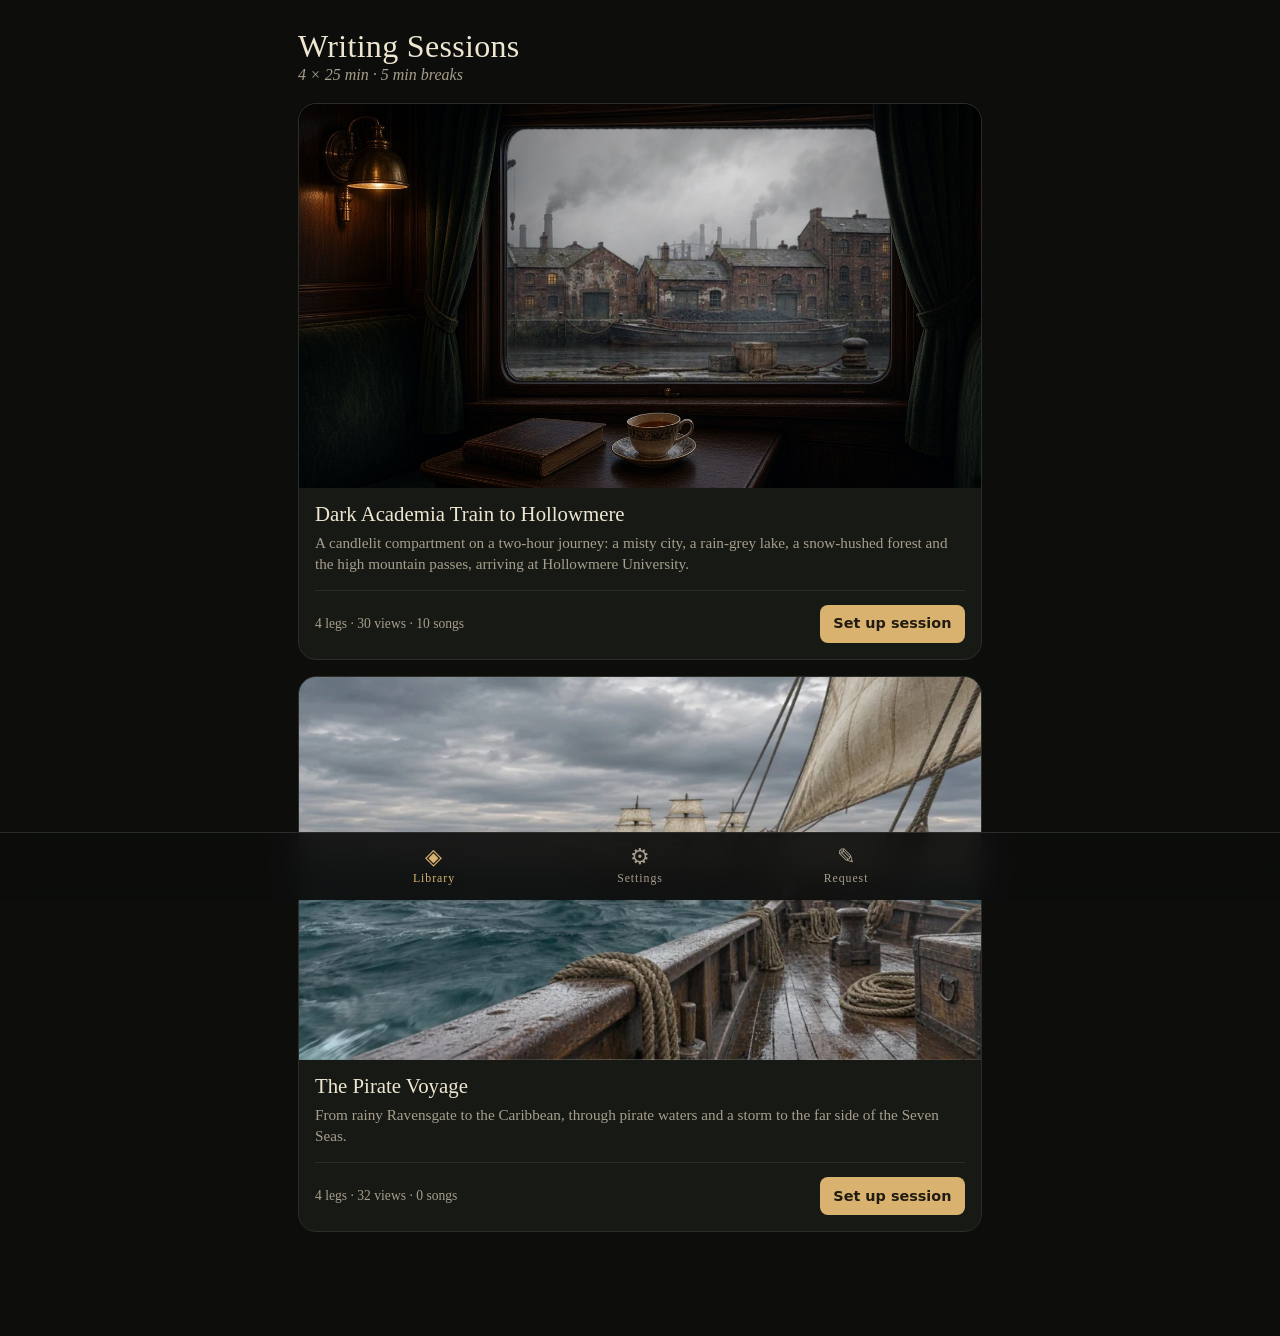
<file: index.html>
<!doctype html>
<html lang="en">
<head>
<meta charset="utf-8">
<meta name="viewport" content="width=device-width, initial-scale=1, viewport-fit=cover">
<title>Writing Sessions</title>
<meta name="description" content="Immersive writing sprints with slow cinematic scenes, ambience and chimes.">
<meta name="theme-color" content="#0d0e0c">
<meta name="apple-mobile-web-app-capable" content="yes">
<meta name="mobile-web-app-capable" content="yes">
<meta name="apple-mobile-web-app-status-bar-style" content="black-translucent">
<meta name="apple-mobile-web-app-title" content="Writing Sessions">
<link rel="manifest" href="manifest.webmanifest">
<link rel="icon" href="icons/icon-192.png">
<link rel="apple-touch-icon" href="icons/apple-touch-icon.png">
<link rel="stylesheet" href="css/app.css">
</head>
<body>
<main id="app">
  <section id="view-library" class="view"></section>
  <section id="view-settings" class="view" hidden></section>
  <section id="view-request" class="view" hidden></section>
</main>
<nav class="tabs" aria-label="Main">
  <button data-tab="library" class="on"><span>◈</span>Library</button>
  <button data-tab="settings"><span>⚙︎</span>Settings</button>
  <button data-tab="request"><span>✎</span>Request</button>
</nav>
<div id="sheet" class="sheet" hidden></div>
<div id="player" hidden></div>
<noscript><p style="padding:2rem">Writing Sessions needs JavaScript.</p></noscript>
<script type="module" src="js/app.js"></script>
</body>
</html>
</file>
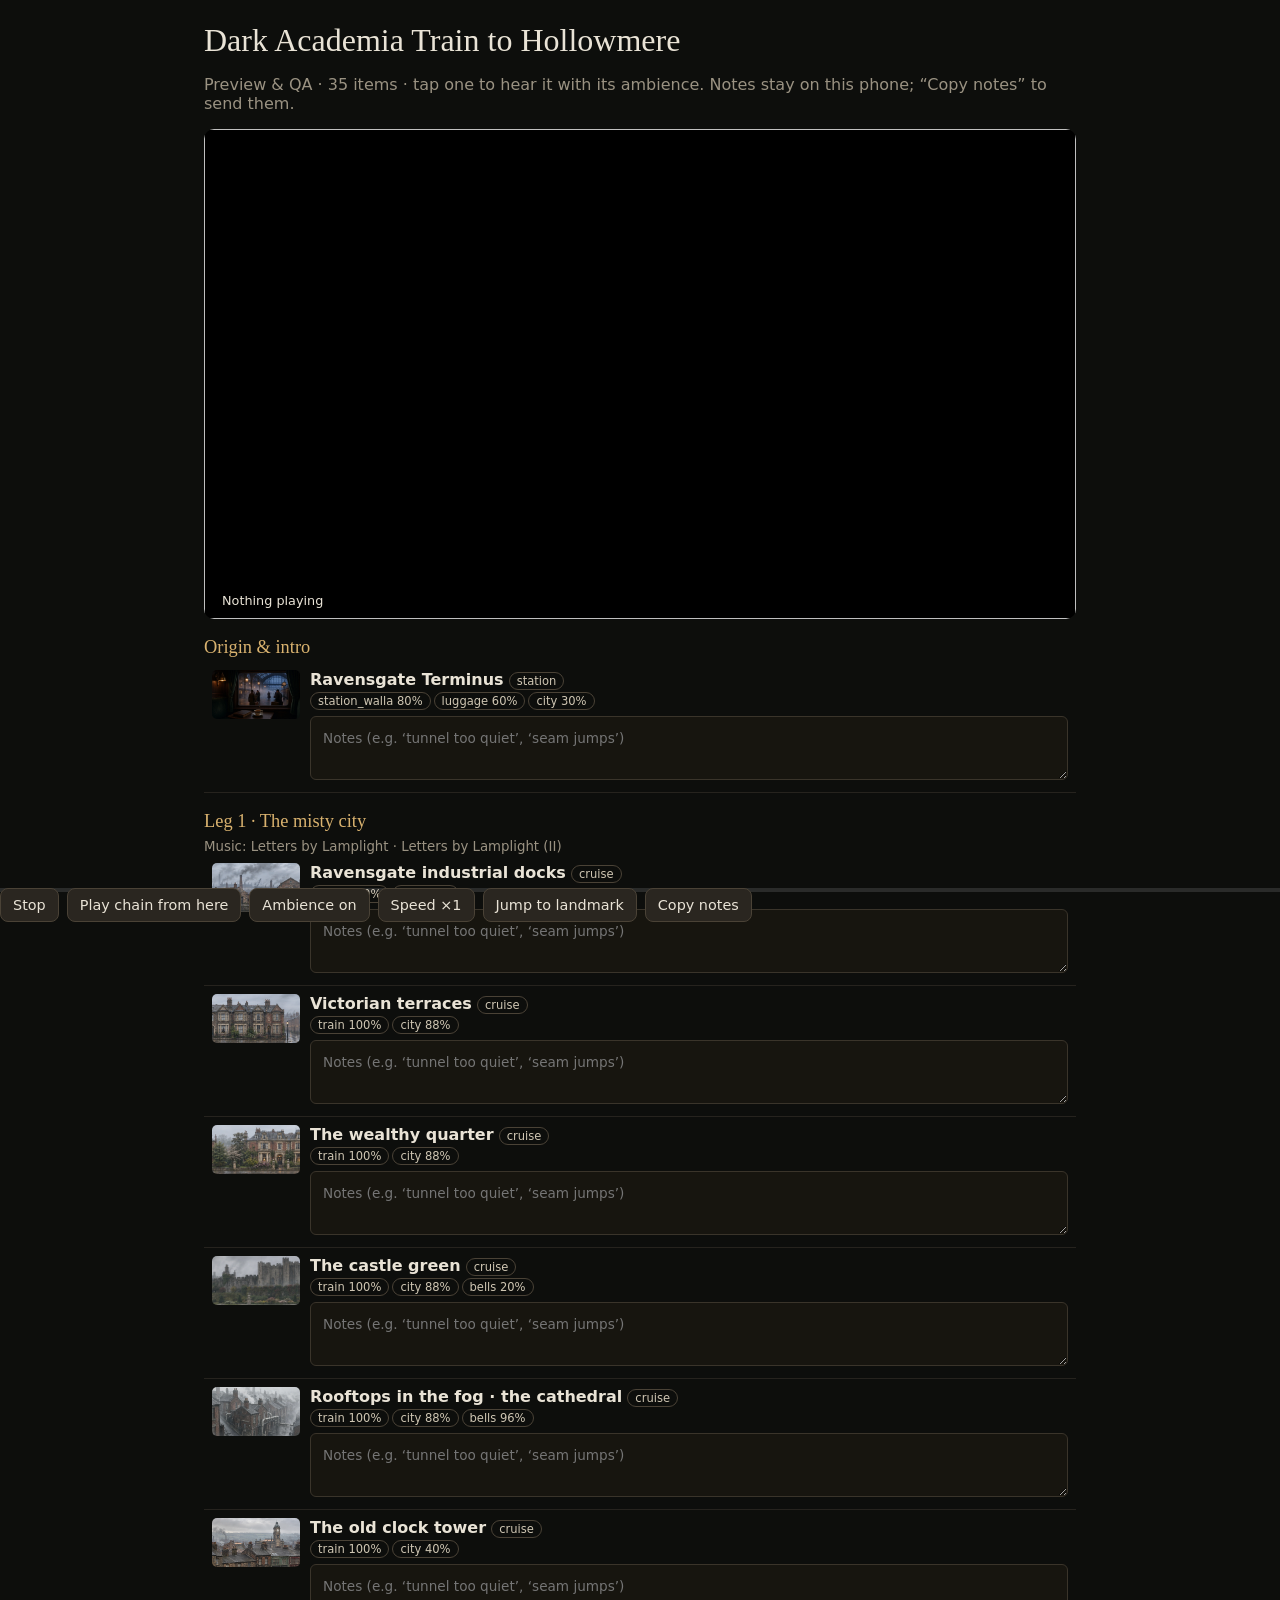
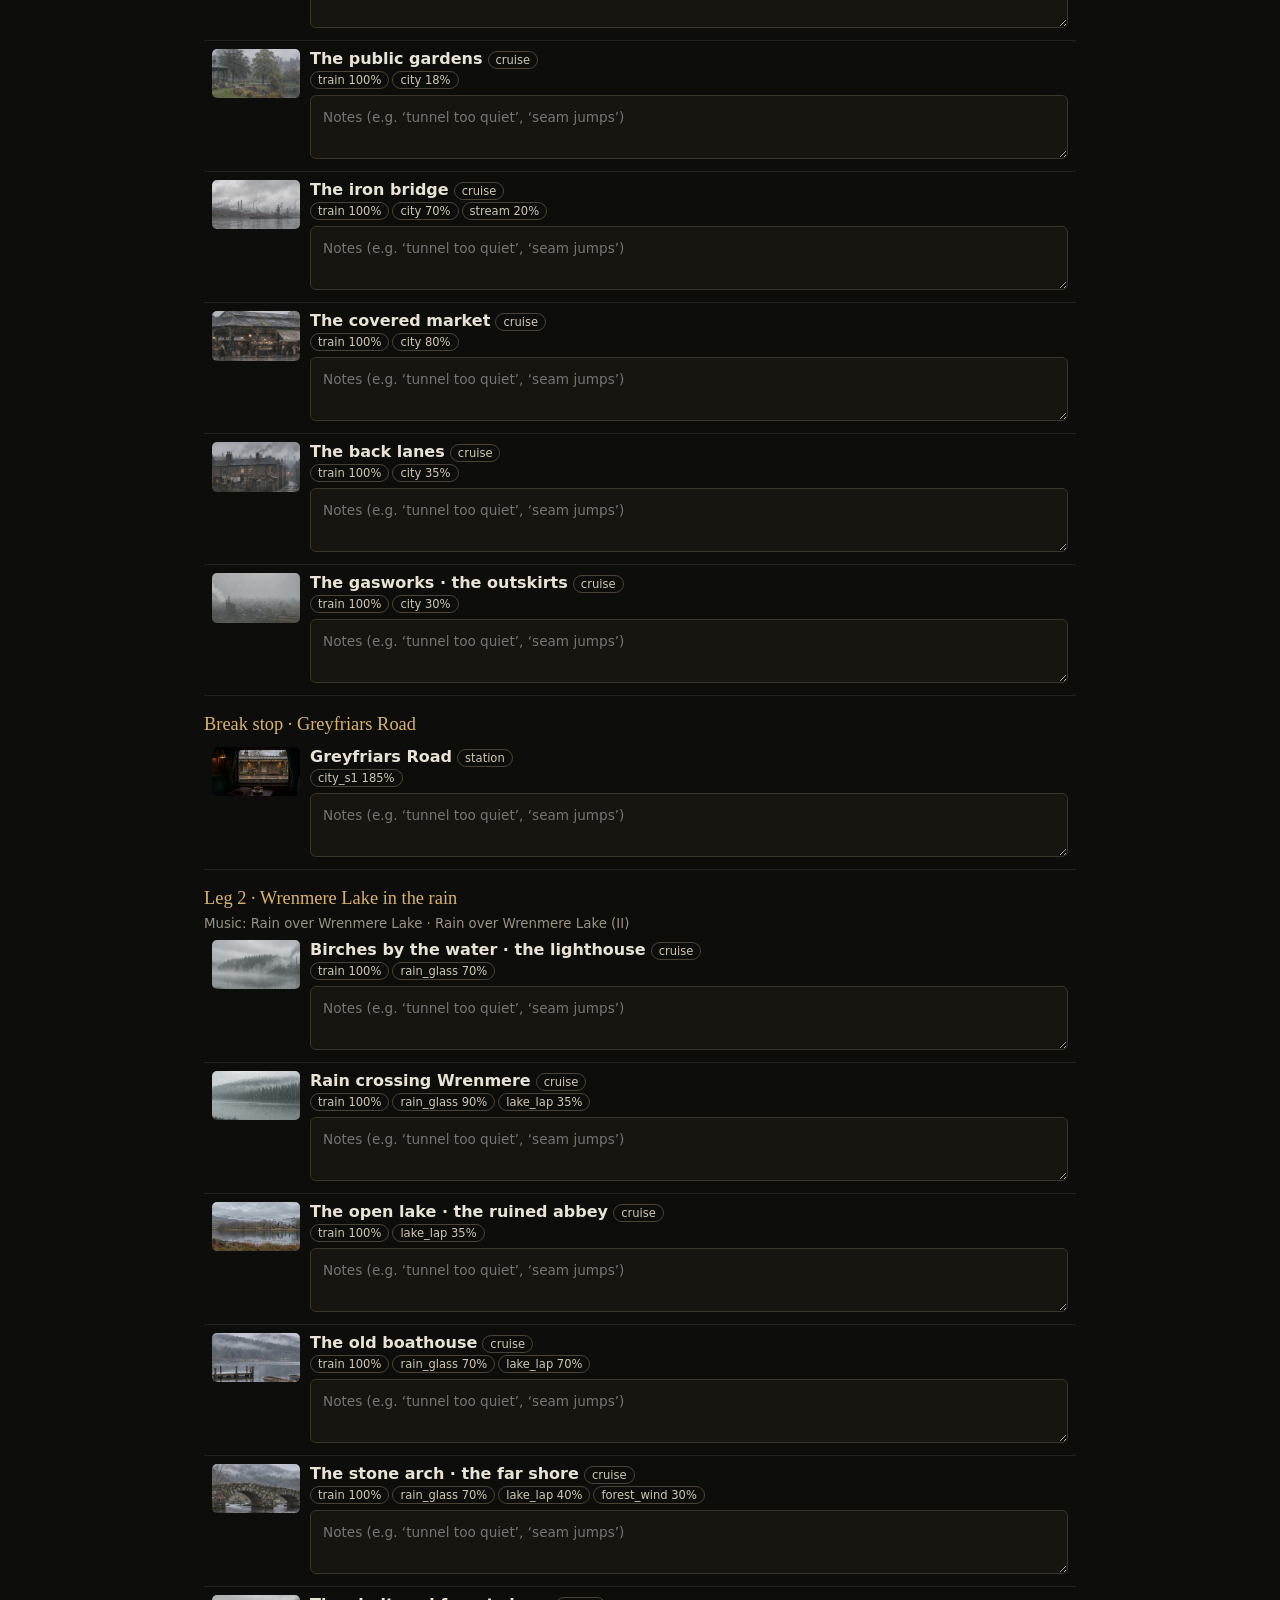
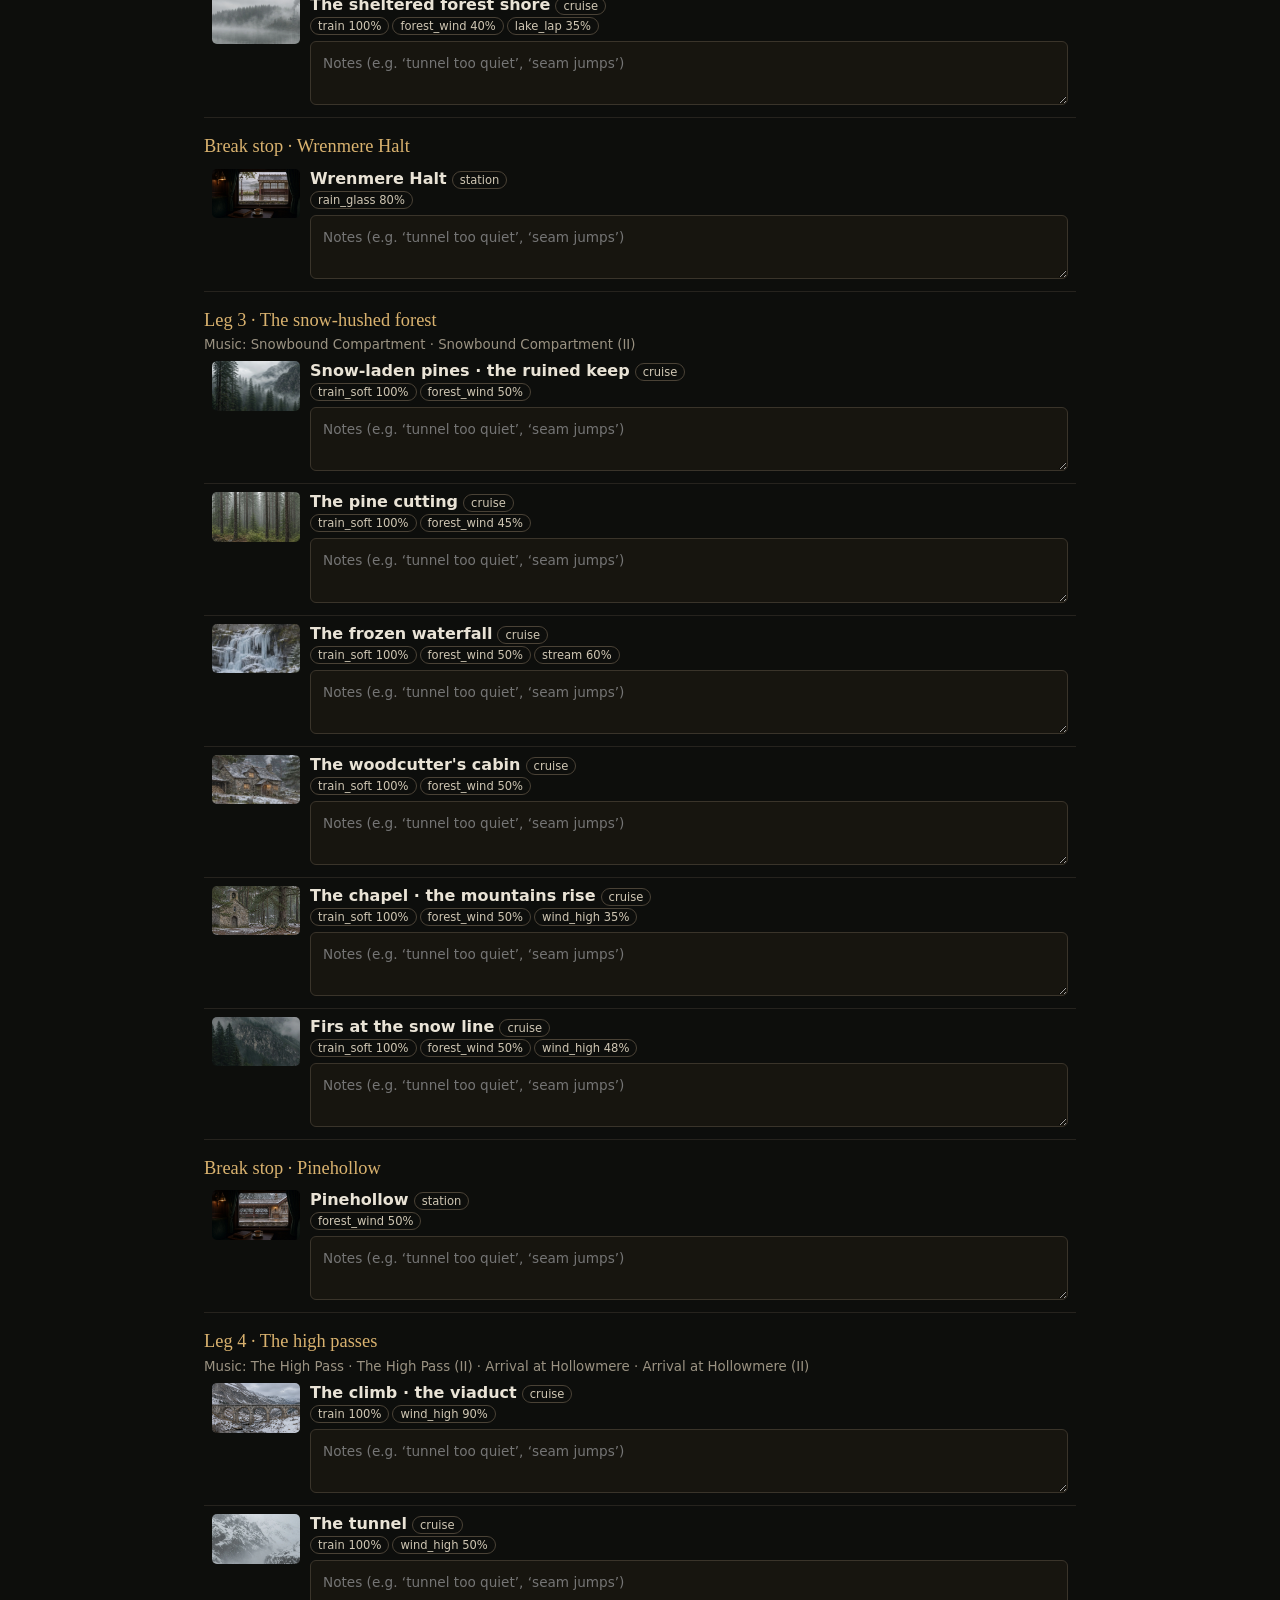
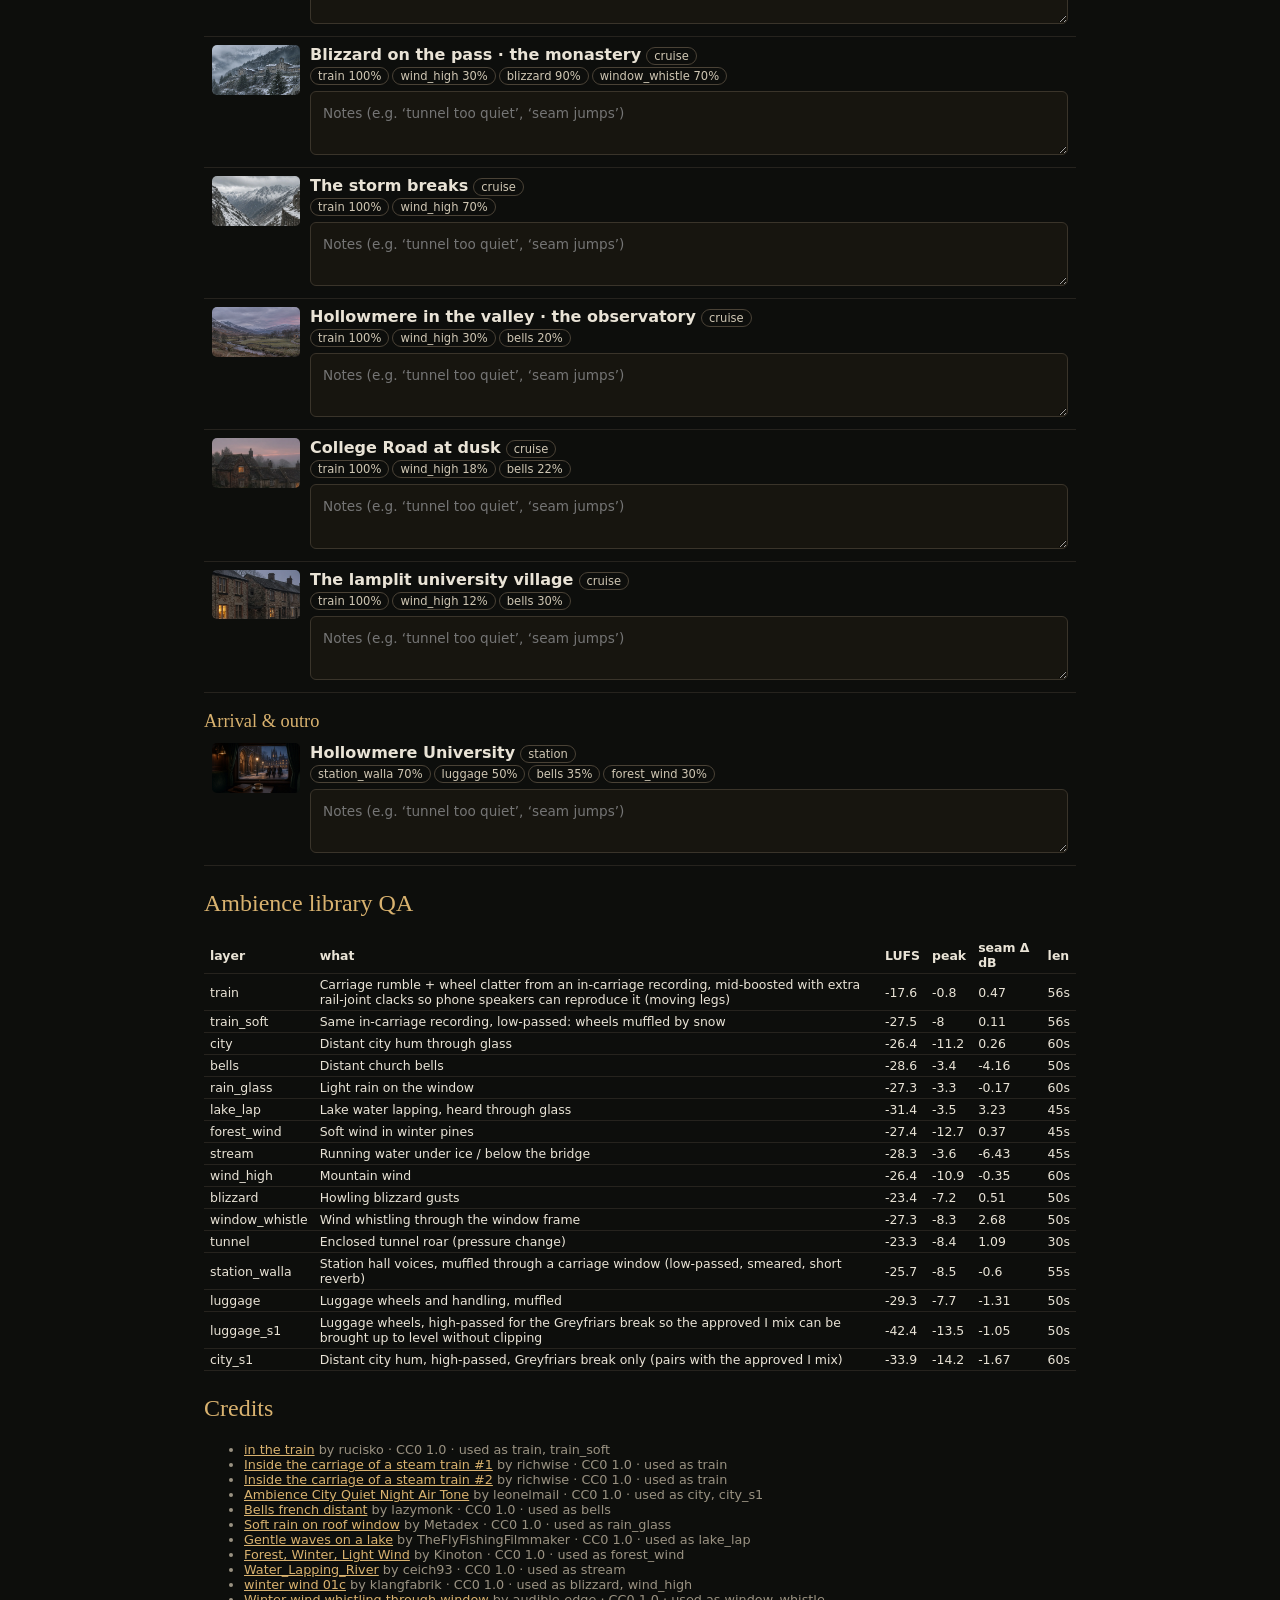
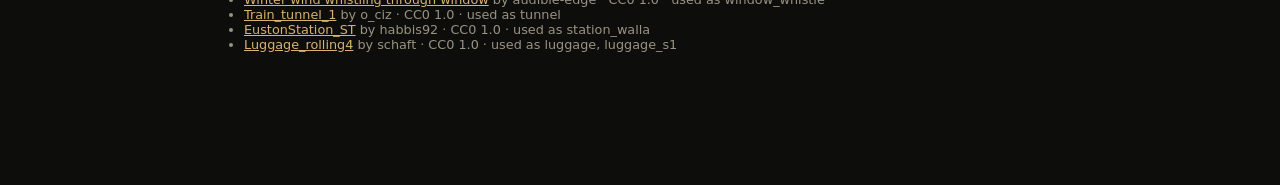
<file: preview.html>
<!doctype html>
<html lang="en"><head>
<meta charset="utf-8"><meta name="viewport" content="width=device-width, initial-scale=1, viewport-fit=cover">
<title>Theme preview · Writing Sessions</title>
<meta name="robots" content="noindex">
<link rel="stylesheet" href="css/app.css">
<style>
 body{background:#0d0e0c;color:#e9e3d6;margin:0;font-family:-apple-system,system-ui,sans-serif}
 .pv{max-width:900px;margin:0 auto;padding:max(12px,env(safe-area-inset-top)) 14px 120px}
 .pv h1{font-family:Georgia,serif;font-weight:400;margin:.3em 0}.pv small,.muted{color:#9a9282}
 .screen{position:sticky;top:0;z-index:5;background:#000;aspect-ratio:16/9;border-radius:10px;overflow:hidden;margin:8px 0}
 .screen video,.screen img{position:absolute;inset:0;width:100%;height:100%;object-fit:cover}
 .screen .cap{position:absolute;left:10px;bottom:8px;font-size:.8rem;background:rgba(0,0,0,.55);padding:3px 8px;border-radius:6px}
 .bar{display:flex;gap:8px;flex-wrap:wrap;align-items:center;margin:8px 0}
 button{background:#2a2620;color:#e9e3d6;border:1px solid #4a4236;border-radius:8px;padding:8px 12px;font-size:.9rem}
 button.on{background:#d9b26f;color:#111}
 .leg{margin-top:18px}.leg h2{font-family:Georgia,serif;font-weight:400;font-size:1.15rem;margin:.2em 0;color:#d9b26f}
 .row{display:grid;grid-template-columns:88px 1fr;gap:10px;padding:8px;border-bottom:1px solid #26231e;align-items:start}
 .row img{width:88px;aspect-ratio:16/9;object-fit:cover;border-radius:5px}
 .row b{font-weight:600}.tag{display:inline-block;font-size:.72rem;border:1px solid #4a4236;border-radius:10px;padding:1px 7px;margin:2px 3px 0 0;color:#cfc6b3}
 .tag.br{border-color:#6b5a3a;color:#d9b26f}
 textarea{width:100%;box-sizing:border-box;background:#17150f;color:#e9e3d6;border:1px solid #3a342a;border-radius:6px;margin-top:6px;font-size:.85rem;min-height:2.4em}
 .mix{font-size:.78rem;color:#9a9282}
 table{border-collapse:collapse;font-size:.78rem;width:100%}td,th{border-bottom:1px solid #26231e;padding:3px 6px;text-align:left}
</style></head>
<body><div class="pv" id="pv"><p>Loading…</p></div>
<script type="module" src="js/preview.js"></script>
</body></html>
</file>
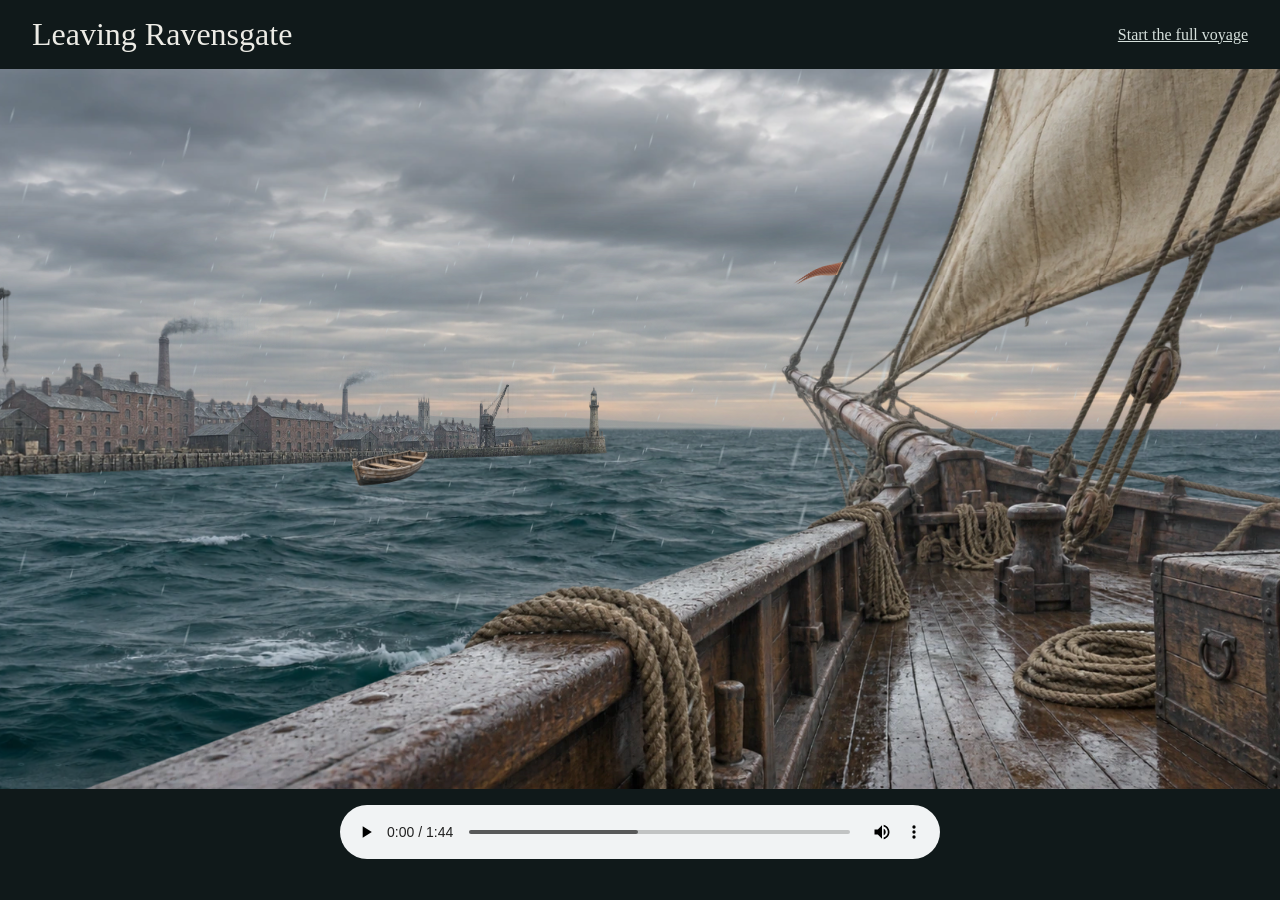
<file: voyage.html>
<!doctype html>
<html lang="en">
<head>
<meta charset="utf-8">
<meta name="viewport" content="width=device-width,initial-scale=1,viewport-fit=cover">
<meta name="theme-color" content="#10191a">
<title>Leaving Ravensgate · Writing Sessions</title>
<style>
* {box-sizing:border-box} body {margin:0;background:#10191a;color:#ecebe5;font-family:Georgia,serif}
main {width:min(100%,1280px);margin:auto} header,footer {display:flex;align-items:center;justify-content:space-between;gap:1rem;padding:1rem clamp(1rem,3vw,2rem)}
h1 {font-weight:400;font-size:clamp(1.35rem,3vw,2rem);margin:0} a {color:#d6e0dc} canvas {display:block;width:100%;height:auto;background:#27373c}
audio {width:min(100%,600px)} footer {justify-content:center} #status {text-align:center}
</style>
</head>
<body><main>
<header><h1>Leaving Ravensgate</h1><a href="./?autostart=pirate-voyage">Start the full voyage</a></header>
<canvas width="1280" height="720" aria-label="View along the port bow as the ship leaves Ravensgate and passes a merchant vessel"></canvas>
<footer><audio controls preload="auto" aria-label="Play, pause, or scrub the voyage" src="themes/pirate-voyage/departure.mp3"></audio></footer>
<p id="status" role="status">Loading the harbor…</p>
</main><script type="module">
import { voyageScene } from './js/voyage.js';
const audio = document.querySelector('audio'), status = document.querySelector('#status');
try {
  const draw = await voyageScene(document.querySelector('canvas'));
  status.hidden = true;
  let frame;
  function paint() { draw(audio.currentTime); }
  function tick() { paint(); if (!audio.paused && !audio.ended) frame = requestAnimationFrame(tick); }
  function restart() { cancelAnimationFrame(frame); tick(); }
  for (const event of ['playing','pause','seeked','ended']) audio.addEventListener(event,restart);
  document.addEventListener('visibilitychange',restart);
  restart();
} catch { status.textContent='The harbor could not load. Reload to try again.'; }
</script></body></html>
</file>
<file: css/app.css>
:root { --bg:#0d0e0c; --ink:#efe6d2; --muted:#a79f8c; --accent:#d9b26f; --card:#171915; --line:#2b2d26;
  --serif:'Iowan Old Style','Palatino Linotype',Palatino,'Book Antiqua','Hoefler Text',Georgia,serif; }
* { box-sizing:border-box; -webkit-tap-highlight-color:transparent; }
html,body { margin:0; background:var(--bg); color:var(--ink); font-family:var(--serif); -webkit-text-size-adjust:100%; }
body { min-height:100vh; min-height:100dvh; overscroll-behavior:none; }
body.playing { overflow:hidden; }
button,input,textarea { font-family:inherit; color:inherit; }
a { color:var(--accent); }
[hidden] { display:none !important; }
.muted { color:var(--muted); } .small { font-size:.82rem; } .center { text-align:center; }

#app { padding:calc(env(safe-area-inset-top) + 18px) 18px calc(env(safe-area-inset-bottom) + 96px); max-width:720px; margin:0 auto; }
.top h1 { font-weight:500; font-size:2rem; letter-spacing:.01em; margin:.6rem 0 .1rem; }
.top p { margin:0 0 1.2rem; color:var(--muted); font-style:italic; }
h3 { font-size:.78rem; letter-spacing:.18em; text-transform:uppercase; color:var(--accent); font-weight:500; margin:1.6rem 0 .7rem; }
section { margin-bottom:.5rem; }

.tabs { position:fixed; left:0; right:0; bottom:0; display:flex; justify-content:center; gap:6px; background:rgba(13,14,12,.92); backdrop-filter:blur(14px); -webkit-backdrop-filter:blur(14px);
  border-top:1px solid var(--line); padding:8px 12px calc(env(safe-area-inset-bottom) + 8px); z-index:20; }
.tabs button { flex:1; max-width:200px; background:none; border:0; color:var(--muted); font-size:.74rem; letter-spacing:.08em; padding:6px 0; display:flex; flex-direction:column; align-items:center; gap:2px; }
.tabs button span { font-size:1.35rem; line-height:1; } .tabs button.on { color:var(--accent); }
body.playing .tabs { display:none; }

.cards { display:grid; gap:16px; }
.card-theme { text-align:left; background:var(--card); border:1px solid var(--line); border-radius:18px; overflow:hidden; padding:0; width:100%; }
.cover { background-size:cover; background-position:center; aspect-ratio:16/9; }
.cover.small { border-radius:14px; margin-bottom:14px; }
.meta { padding:14px 16px 16px; } .meta h2 { font-weight:500; font-size:1.3rem; margin:0 0 .35rem; } .meta p { margin:0 0 .7rem; color:var(--muted); font-size:.95rem; line-height:1.4; }

.journey-actions { display:flex; align-items:center; justify-content:space-between; flex-wrap:wrap; gap:.6rem; margin-top:1rem; border-top:1px solid var(--line); padding-top:.85rem; }
.journey-details { color:var(--muted); font-size:.85rem; }
.choose-session { background:var(--accent); color:#211b11; font:600 .9rem/1.3 system-ui,sans-serif; padding:.6rem .85rem; border-radius:.5rem; }
.card-theme:focus-visible,.card-theme:hover { border-color:var(--accent); }
button:focus-visible { outline:2px solid var(--accent); outline-offset:2px; }
.chips { display:grid; grid-template-columns:1fr 1fr; gap:10px; }
.chip { background:var(--card); border:1px solid var(--line); border-radius:14px; padding:12px; text-align:left; display:flex; flex-direction:column; gap:3px; }
.chip b { font-weight:500; font-size:1.05rem; } .chip small { color:var(--muted); font-size:.78rem; }
.chip.on { border-color:var(--accent); background:#1f1d15; } .chip.on b { color:var(--accent); }
.sum { margin:14px 0; color:var(--ink); font-style:italic; text-align:center; }

.btn { background:var(--accent); color:#1a150a; border:0; border-radius:14px; padding:13px 20px; font-size:1rem; font-weight:600; letter-spacing:.04em; }
.btn.big { width:100%; padding:16px; font-size:1.1rem; } .btn.ghost { background:transparent; color:var(--ink); border:1px solid var(--line); }
.btn:disabled { opacity:.5; }

.field { display:flex; align-items:center; justify-content:space-between; gap:12px; padding:10px 0; border-bottom:1px solid var(--line); }
.field.col { flex-direction:column; align-items:stretch; border:0; gap:6px; } .field span { font-size:1rem; } .field small { color:var(--muted); }
input[type=number],input[type=url],input[type=email],input:not([type]),textarea { background:var(--card); border:1px solid var(--line); border-radius:12px; padding:12px; font-size:1rem; width:100%; }
textarea { resize:vertical; min-height:96px; line-height:1.4; }
input:focus,textarea:focus { outline:1px solid var(--accent); }
.stepper { display:flex; align-items:center; gap:6px; } .stepper input { width:64px; text-align:center; padding:9px 4px; -moz-appearance:textfield; }
.stepper input::-webkit-outer-spin-button,.stepper input::-webkit-inner-spin-button { -webkit-appearance:none; }
.stepper button { width:38px; height:38px; border-radius:50%; border:1px solid var(--line); background:var(--card); font-size:1.3rem; line-height:1; }
.stepper em { color:var(--muted); font-style:normal; width:30px; font-size:.85rem; }
.switch,.slider { display:flex; justify-content:space-between; align-items:center; padding:12px 0; border-bottom:1px solid var(--line); gap:16px; }
.slider input { flex:1; max-width:55%; accent-color:var(--accent); }
.switch input { width:46px; height:28px; accent-color:var(--accent); }
.status { margin-top:16px; border-radius:14px; padding:14px 16px; display:flex; flex-direction:column; gap:4px; }
.status.ok { background:#1b2418; border:1px solid #3b5a33; } .status.warn { background:#2a2114; border:1px solid #6b5326; }
.status b { font-weight:600; } .status span { color:var(--muted); font-size:.92rem; }
.reqs { list-style:none; margin:0; padding:0; display:grid; gap:10px; } .reqs li { background:var(--card); border:1px solid var(--line); border-radius:12px; padding:12px; display:flex; flex-direction:column; gap:4px; }
.reqs small { color:var(--muted); } .st.sent { color:#8fc27f; } .st.queued { color:#e0b25a; }

.sheet { position:fixed; inset:0; background:rgba(0,0,0,.6); z-index:40; display:flex; align-items:flex-end; justify-content:center; }
.sheet-card { position:relative; background:#12130f; border:1px solid var(--line); border-radius:24px 24px 0 0; width:100%; max-width:640px; max-height:92dvh; overflow:auto;
  padding:18px 18px calc(env(safe-area-inset-bottom) + 20px); animation:up .28s ease-out; }
.sheet-card h2 { font-weight:500; font-size:1.4rem; margin:.2rem 0 .3rem; }
.sheet-x { position:absolute; right:14px; top:14px; z-index:2; width:36px; height:36px; border-radius:50%; border:0; background:rgba(0,0,0,.55); font-size:1rem; }
@keyframes up { from { transform:translateY(40px); opacity:0 } to { transform:none; opacity:1 } }

/* ---------- player ---------- */
#player { touch-action:manipulation; position:fixed; inset:0; z-index:100; background:#000; overflow:hidden; color:#f6efde; user-select:none; -webkit-user-select:none; -webkit-touch-callout:none; }
.stage,.layer { position:absolute; inset:0; }
.stage { z-index:0; isolation:isolate; }
.layer { opacity:0; background:#000; }
.layer .still,.layer video { position:absolute; inset:0; width:100%; height:100%; object-fit:cover; }
.layer video { opacity:0; transition:opacity .4s; } .layer video.on { opacity:1; }
.layer .still.kb { animation:kb 46s ease-in-out infinite alternate; transform-origin:60% 55%; }
@keyframes kb { from { transform:scale(1.02) translate3d(0,0,0); } to { transform:scale(1.16) translate3d(-2.5%,-1.5%,0); } }
.vignette { position:absolute; inset:0; pointer-events:none;
  background:linear-gradient(to top, rgba(0,0,0,.62) 0%, rgba(0,0,0,0) 38%), radial-gradient(ellipse at center, rgba(0,0,0,0) 55%, rgba(0,0,0,.45) 100%); }
.card,.breaktext { position:absolute; left:0; right:0; display:flex; justify-content:center; padding:0 9vw; opacity:0; transition:opacity 1.6s ease-in-out; pointer-events:none; text-align:center; }
.card { top:0; bottom:0; align-items:center; background:radial-gradient(ellipse at center, rgba(0,0,0,.42), rgba(0,0,0,0) 70%); }
.card.on,.breaktext.on { opacity:1; }
.card p { font-size:clamp(2rem, 7.5vmin, 4.6rem); font-style:italic; font-weight:400; margin:0; line-height:1.2; text-shadow:0 2px 24px rgba(0,0,0,.8); letter-spacing:.01em; }
.breaktext { top:18%; }
.breaktext p { margin:0; font-size:clamp(1.15rem, 3.6vmin, 2rem); font-style:italic; max-width:28ch; line-height:1.35; text-shadow:0 2px 18px rgba(0,0,0,.9); color:#efe3c4; }
.hud { position:absolute; left:calc(env(safe-area-inset-left) + 6vw); bottom:calc(env(safe-area-inset-bottom) + 5.2vh); opacity:0; transition:opacity 1s; text-shadow:0 2px 20px rgba(0,0,0,.85); pointer-events:none; }
.hud-on .hud { opacity:1; }
.hud-label { font-size:clamp(.85rem, 2.6vmin, 1.5rem); letter-spacing:.34em; text-transform:uppercase; color:var(--accent); min-height:1.2em; padding-left:.2em; }
.hud-clock { font-size:clamp(4.2rem, 22vmin, 15rem); line-height:.95; font-weight:400; font-variant-numeric:tabular-nums lining-nums; letter-spacing:.01em; margin-left:-.03em; }
@media (orientation:landscape) { .hud-clock { font-size:clamp(4rem, 26vmin, 15rem); } }
.bar { position:absolute; left:0; right:0; bottom:0; height:4px; background:rgba(255,255,255,.12); }
.bar i { display:block; height:100%; width:100%; background:var(--accent); transform-origin:left; transform:scaleX(0); box-shadow:0 0 10px var(--accent); }
.controls { position:absolute; inset:0; pointer-events:none; opacity:0; transition:opacity .35s; }
.show-controls .controls,.paused .controls,.done .controls { opacity:1; }
.controls > * { pointer-events:auto; }
.ctl { display:flex; align-items:center; justify-content:center; padding:0; background:rgba(10,10,8,.55); border:1px solid rgba(255,255,255,.2); color:#fff; border-radius:50%; width:52px; height:52px; font-size:1.15rem; backdrop-filter:blur(8px); -webkit-backdrop-filter:blur(8px); }
.ctl.close { position:absolute; top:calc(env(safe-area-inset-top) + 14px); right:calc(env(safe-area-inset-right) + 14px); }
.ctl-row { position:absolute; right:calc(env(safe-area-inset-right) + 16px); bottom:calc(env(safe-area-inset-bottom) + 5vh); display:flex; gap:12px; }
@media (orientation:portrait) { .ctl-row { right:auto; left:50%; transform:translateX(-50%); bottom:calc(env(safe-area-inset-bottom) + 3.5vh); } .hud { bottom:calc(env(safe-area-inset-bottom) + 14vh); } }
.speedbadge { position:absolute; top:calc(env(safe-area-inset-top) + 22px); left:18px; font-size:.8rem; letter-spacing:.1em; color:var(--accent); }
.done .controls .done-btn { position:absolute; left:50%; bottom:calc(env(safe-area-inset-bottom) + 12vh); transform:translateX(-50%); width:auto; white-space:nowrap; }
.prep { position:absolute; inset:0; background:#050504; display:flex; align-items:center; justify-content:center; transition:opacity 1s; z-index:5; }
.prep.gone { opacity:0; pointer-events:none; } .prep p { font-style:italic; color:var(--muted); font-size:1.2rem; animation:pulse 2s ease-in-out infinite; }
@keyframes pulse { 50% { opacity:.4 } }
.confirm { position:absolute; inset:0; z-index:9; background:rgba(0,0,0,.7); display:flex; align-items:center; justify-content:center; }
.confirm > div { background:#14150f; border:1px solid var(--line); border-radius:18px; padding:22px; display:flex; flex-direction:column; gap:10px; min-width:240px; text-align:center; }
.confirm p { margin:0 0 6px; font-size:1.2rem; font-style:italic; }
.nosleep { position:absolute; width:1px; height:1px; opacity:.01; pointer-events:none; }
.hud-scene { font-size:clamp(.62rem, 1.7vmin, .9rem); letter-spacing:.18em; text-transform:uppercase; color:rgba(255,255,255,.55); min-height:1.1em; padding-left:.25em; margin-bottom:.2em; font-style:italic; }
#player .layer video, #player .layer img, #player .layer canvas { object-position: var(--obj-pos, 50% 50%); }

/* seek feedback + 5-button control row */
.ctl-row { gap:10px; }
.seekfx { position:absolute; top:0; bottom:0; width:34%; display:flex; align-items:center; justify-content:center; pointer-events:none; z-index:4; opacity:0; }
.seekfx.l { left:0; border-radius:0 100% 100% 0 / 0 50% 50% 0; } .seekfx.r { right:0; border-radius:100% 0 0 100% / 50% 0 0 50%; }
.seekfx span { font:600 1.1rem system-ui,sans-serif; letter-spacing:.04em; background:rgba(0,0,0,.45); padding:.5em .9em; border-radius:99px; }
.seekfx.go { animation:seekfx .6s ease-out; }
@keyframes seekfx { 0% { opacity:0; background:rgba(255,255,255,.0) } 20% { opacity:1; background:rgba(255,255,255,.12) } 100% { opacity:0; background:rgba(255,255,255,0) } }
/* schema-3 window stage: the live canvas fills the stage like a video would */
.layer canvas { position:absolute; inset:0; width:100%; height:100%; object-fit:cover; display:block; }

.route-scrubber { position:absolute; left:calc(env(safe-area-inset-left) + 16px); top:calc(env(safe-area-inset-top) + 14px); display:grid; gap:3px; width:min(330px,calc(100% - 104px)); padding:8px 14px; border-radius:10px; background:rgba(16,17,15,.84); color:var(--ink); font: .85rem/1.3 system-ui,sans-serif; font-variant-numeric:tabular-nums; }
.route-scrubber input { width:100%; height:22px; margin:0; accent-color:var(--accent); }
#player:not(.show-controls):not(.paused) .route-scrubber { visibility:hidden; }
#player.done .route-scrubber { display:none; }

.voyage-canvas { position:absolute; inset:0; width:100%; height:100%; object-fit:cover; }

@media (orientation:portrait) { .voyage-canvas {object-fit:contain;background:#10191a} }
</file>
